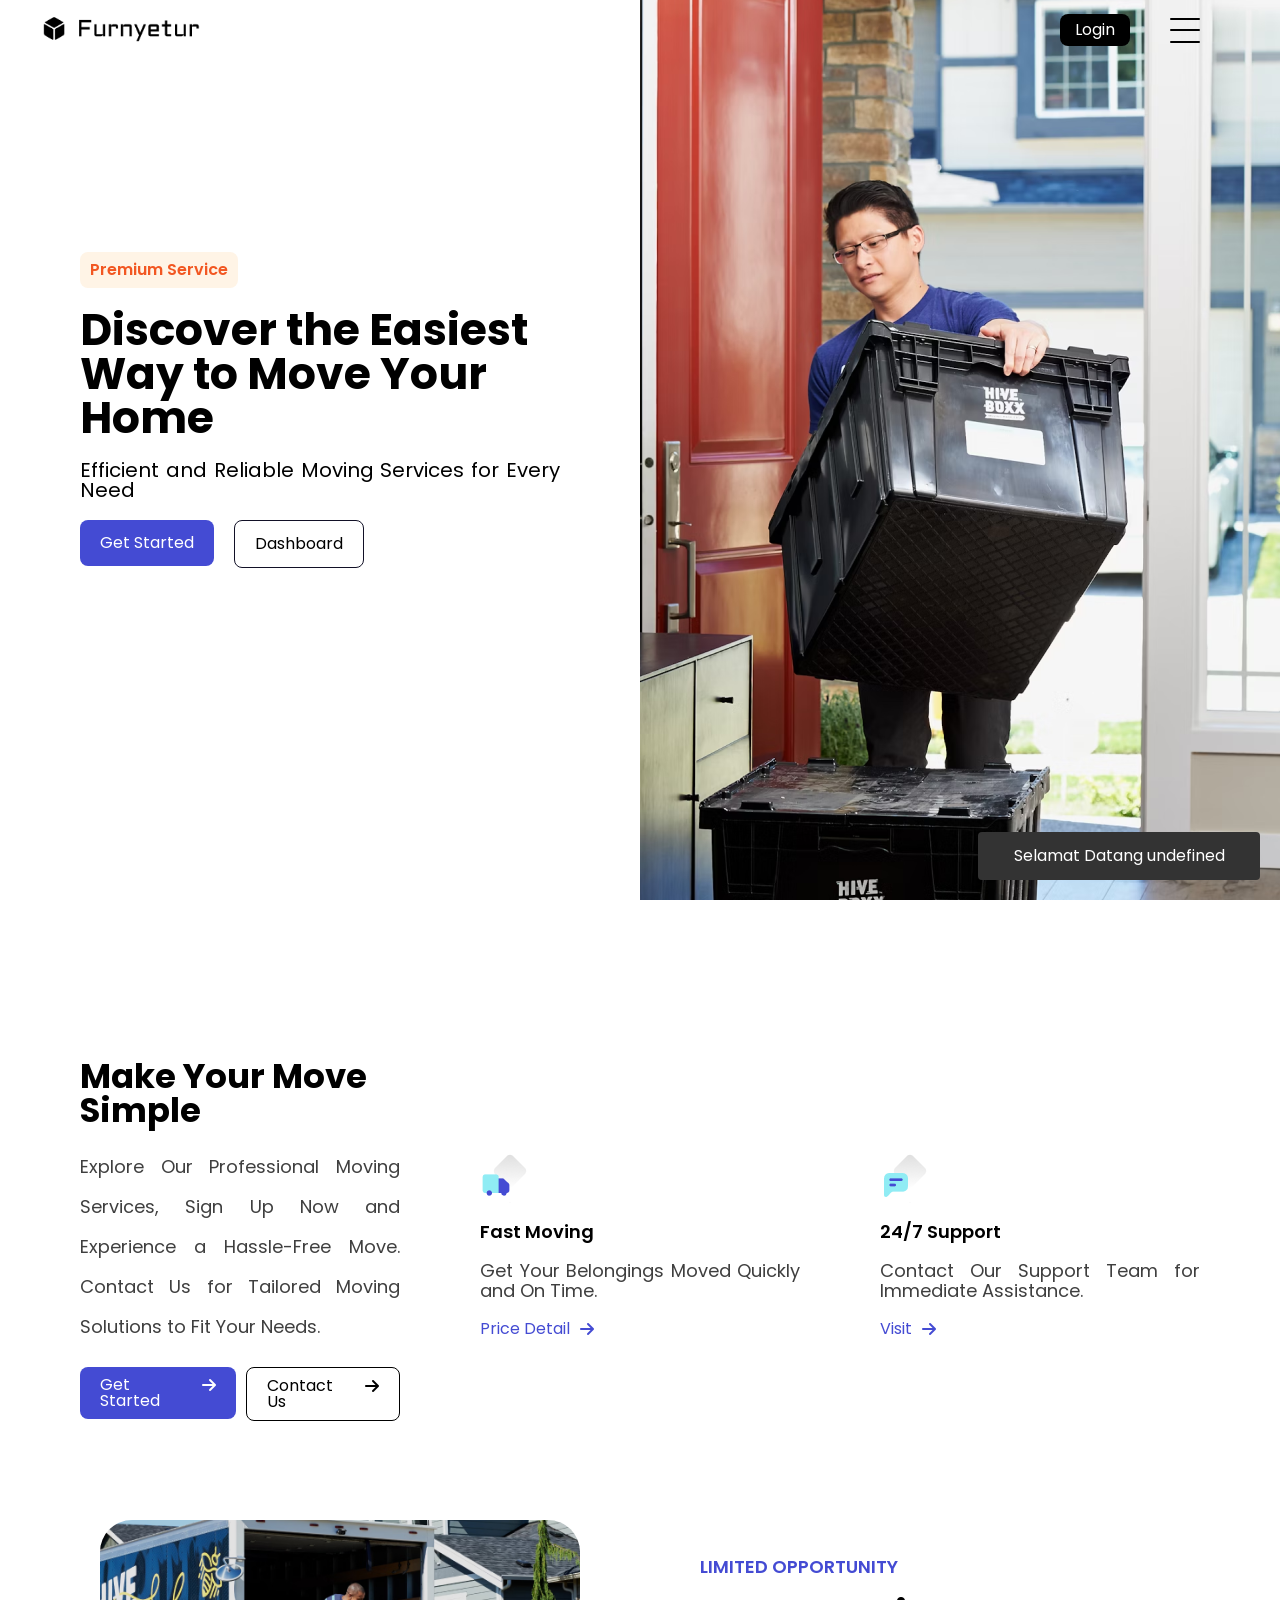
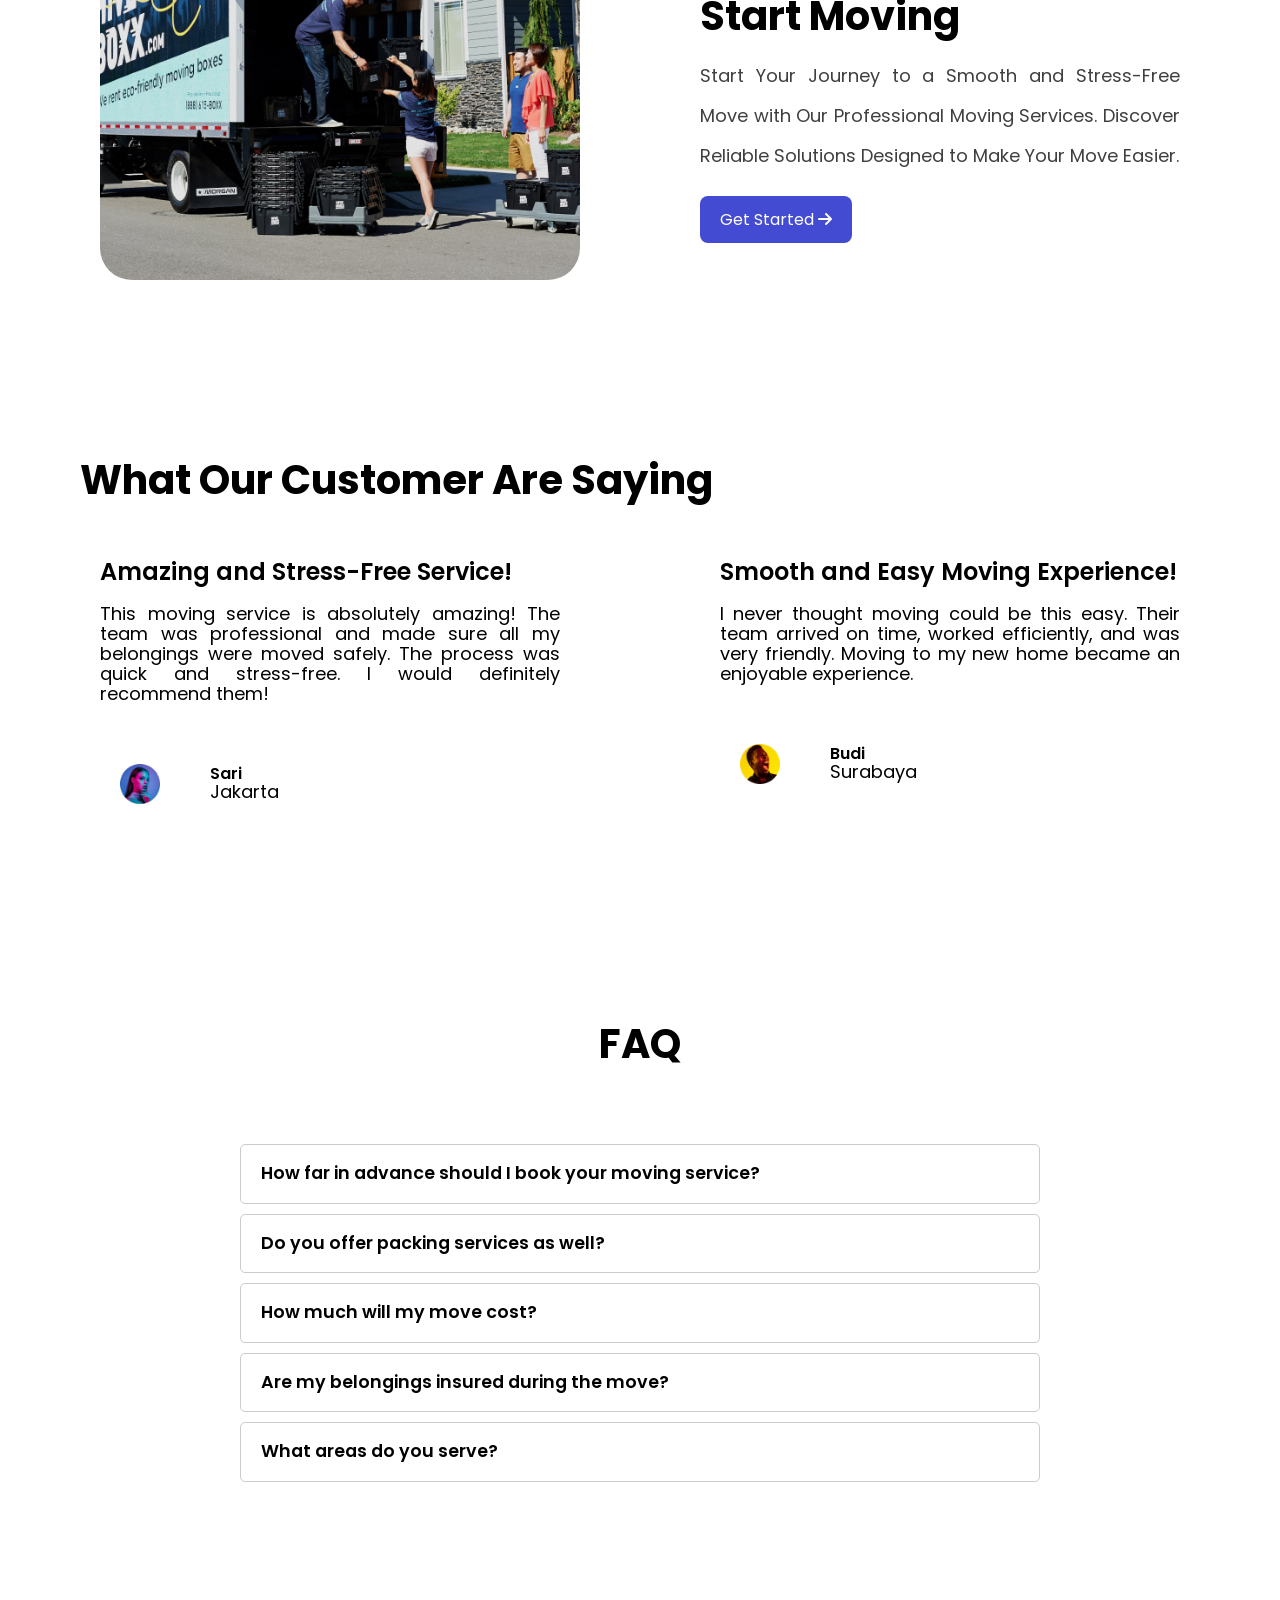
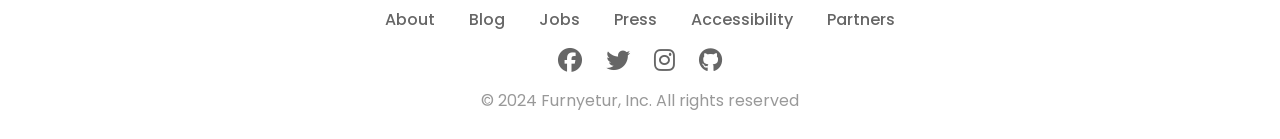
<file: index.html>
<!DOCTYPE html>
<html lang="en">

<head>
    <meta charset="UTF-8" />
    <meta name="viewport" content="width=device-width, initial-scale=1.0" />
    <link rel="preconnect" href="https://fonts.googleapis.com" />
    <link rel="preconnect" href="https://fonts.gstatic.com" crossorigin />
    <link rel="stylesheet" href="./css/reset.css">
    <link rel="stylesheet" href="https://cdnjs.cloudflare.com/ajax/libs/font-awesome/6.6.0/css/all.min.css"
        integrity="sha512-Kc323vGBEqzTmouAECnVceyQqyqdsSiqLQISBL29aUW4U/M7pSPA/gEUZQqv1cwx4OnYxTxve5UMg5GT6L4JJg=="
        crossorigin="anonymous" referrerpolicy="no-referrer" />
    <link
        href="https://fonts.googleapis.com/css2?family=Poppins:ital,wght@0,100;0,200;0,300;0,400;0,500;0,600;0,700;0,800;0,900;1,100;1,200;1,300;1,400;1,500;1,600;1,700;1,800;1,900&display=swap"
        rel="stylesheet" />
    <link rel="stylesheet" href="./css/fonts.css" />
    <link rel="stylesheet" href="./css/index.style.css" />
    <title>Furnyetur</title>
</head>

<body style="overflow-x: hidden;">

    <header>
        <a href="">
            <img src="img/logo.png" alt="Furnyetur Logo">
        </a>

        <div>
            <a href="/login.html">
                <div class="btn-login poppins-regular">Login</div>
            </a>
            <div class="side-menu">
                <span></span>
                <span></span>
                <span></span>
            </div>
        </div>
    </header>

    <section class="hero">
        <div class="hero-content">
            <span class="poppins-semibold">Premium Service</span>
            <h1 class="poppins-bold">Discover the Easiest Way to Move Your Home</h1>
            <h5 class="poppins-regular">Efficient and Reliable Moving Services for Every Need</h5>
            <div class="hero-content-button">
                <a href="">
                    <div class="poppins-regular">Get Started</div>
                </a>
                <a href="/dashboard.html">
                    <div class="poppins-regular">Dashboard</div>
                </a>
            </div>
        </div>
        <div class="hero-img"></div>
    </section>

    <section class="services">
        <div class="service-item">
            <h1 class="poppins-bold">Make Your Move Simple</h1>
            <p class="poppins-regular">Explore Our Professional Moving Services, Sign Up Now and Experience a
                Hassle-Free Move. Contact Us for Tailored Moving Solutions to Fit Your Needs.</p>
            <div>
                <a href="">
                    <div class="poppins-regular">
                        <span>Get Started</span>
                        <i class="fa-solid fa-arrow-right"></i>
                    </div>
                </a>
                <a href="">
                    <div class="poppins-regular">
                        <span>Contact Us</span>
                        <i class="fa-solid fa-arrow-right"></i>
                    </div>
                </a>
            </div>
        </div>
        <div class="service-item">
            <div class="icon"></div>
            <h1 class="poppins-semibold">Fast Moving</h1>
            <p class="poppins-regular">Get Your Belongings Moved Quickly and On Time.</p>
            <div>
                <a href="">
                    <div class="poppins-regular">
                        <span>Price Detail</span>
                        <i class="fa-solid fa-arrow-right"></i>
                    </div>
                </a>
            </div>
        </div>
        <div class="service-item">
            <div class="icon"></div>
            <h1 class="poppins-semibold">24/7 Support</h1>
            <p class="poppins-regular">Contact Our Support Team for Immediate Assistance.</p>
            <div>
                <a href="">
                    <div class="poppins-regular">
                        <span>Visit</span>
                        <i class="fa-solid fa-arrow-right"></i>
                    </div>
                </a>
            </div>
        </div>
    </section>

    <section class="cta">
        <div class="cta-img"></div>
        <div class="cta-content">
            <span class="poppins-semibold">LIMITED OPPORTUNITY</span>
            <h1 class="poppins-bold">Start Moving</h1>
            <p class="poppins-regular">Start Your Journey to a Smooth and Stress-Free Move with Our Professional Moving
                Services. Discover Reliable Solutions Designed to Make Your Move Easier.</p>
            <div>
                <a href="">
                    <div class="poppins-regular">
                        Get Started
                        <i class="fa-solid fa-arrow-right"></i>
                    </div>
                </a>
            </div>
        </div>
    </section>

    <section class="customer">
        <h1 class="poppins-bold">What Our Customer Are Saying</h1>
        <div class="customer-grid">
            <div>
                <h1 class="poppins-semibold">Amazing and Stress-Free Service!</h1>
                <p class="poppins-regular">
                    This moving service is absolutely amazing! The team was professional and made sure all my belongings
                    were moved safely. The process was quick and stress-free. I would definitely recommend them!
                </p>

                <div class="user-avatar">
                    <div class="avatar-1"></div>
                    <div>
                        <h6 class="poppins-semibold">Sari</h6>
                        <p class="poppins-regular">Jakarta</p>
                    </div>
                </div>
            </div>
            <div>
                <h1 class="poppins-semibold">Smooth and Easy Moving Experience!</h1>
                <p class="poppins-regular">
                    I never thought moving could be this easy. Their team arrived on time, worked efficiently, and was
                    very friendly. Moving to my new home became an enjoyable experience.
                </p>

                <div class="user-avatar">
                    <div class="avatar-2"></div>
                    <div>
                        <h6 class="poppins-semibold">Budi</h6>
                        <p class="poppins-regular">Surabaya</p>
                    </div>
                </div>
            </div>
        </div>
    </section>

    <section class="faq">
        <h1 class="poppins-bold">FAQ</h1>
        <div class="accordion">
            <details>
                <summary class="poppins-semibold">How far in advance should I book your moving service?</summary>
                <div class="content poppins-regular">
                    We recommend booking at least 2-4 weeks in advance to ensure availability on your preferred date.
                    However, we do our best to accommodate last-minute requests whenever possible.
                </div>
            </details>
            <details>
                <summary class="poppins-semibold">Do you offer packing services as well?</summary>
                <div class="content poppins-regular">
                    Yes, we offer professional packing services to ensure your belongings are safely prepared for the
                    move.
                </div>
            </details>
            <details>
                <summary class="poppins-semibold">How much will my move cost?</summary>
                <div class="content poppins-regular">
                    The cost of your move depends on several factors, including the distance, size of your move, and any
                    additional services required.
                </div>
            </details>
            <details>
                <summary class="poppins-semibold">Are my belongings insured during the move?</summary>
                <div class="content poppins-regular">
                    Yes, we offer insurance options to protect your belongings during transit.
                </div>
            </details>
            <details>
                <summary class="poppins-semibold">What areas do you serve?</summary>
                <div class="content poppins-regular">
                    We serve a wide range of areas, including both local and long-distance moves. Please contact us to
                    check if we cover your location.
                </div>
            </details>
        </div>
    </section>

    <footer class="footer">
        <div class="footer-links">
            <a href="#" class="poppins-regular">About</a>
            <a href="#" class="poppins-regular">Blog</a>
            <a href="#" class="poppins-regular">Jobs</a>
            <a href="#" class="poppins-regular">Press</a>
            <a href="#" class="poppins-regular">Accessibility</a>
            <a href="#" class="poppins-regular">Partners</a>
        </div>

        <div class="footer-icons">
            <a href="#"><i class="fab fa-facebook"></i></a>
            <a href="#"><i class="fab fa-twitter"></i></a>
            <a href="#"><i class="fab fa-instagram"></i></a>
            <a href="#"><i class="fab fa-github"></i></a>
        </div>

        <div class="footer-bottom poppins-regular">
            &copy; 2024 Furnyetur, Inc. All rights reserved
        </div>
    </footer>

    <div id="toast" class="toast hidden poppins-regular">This is a toast message</div>

    <script src="js/index.js"></script>
</body>

</html>
</file>
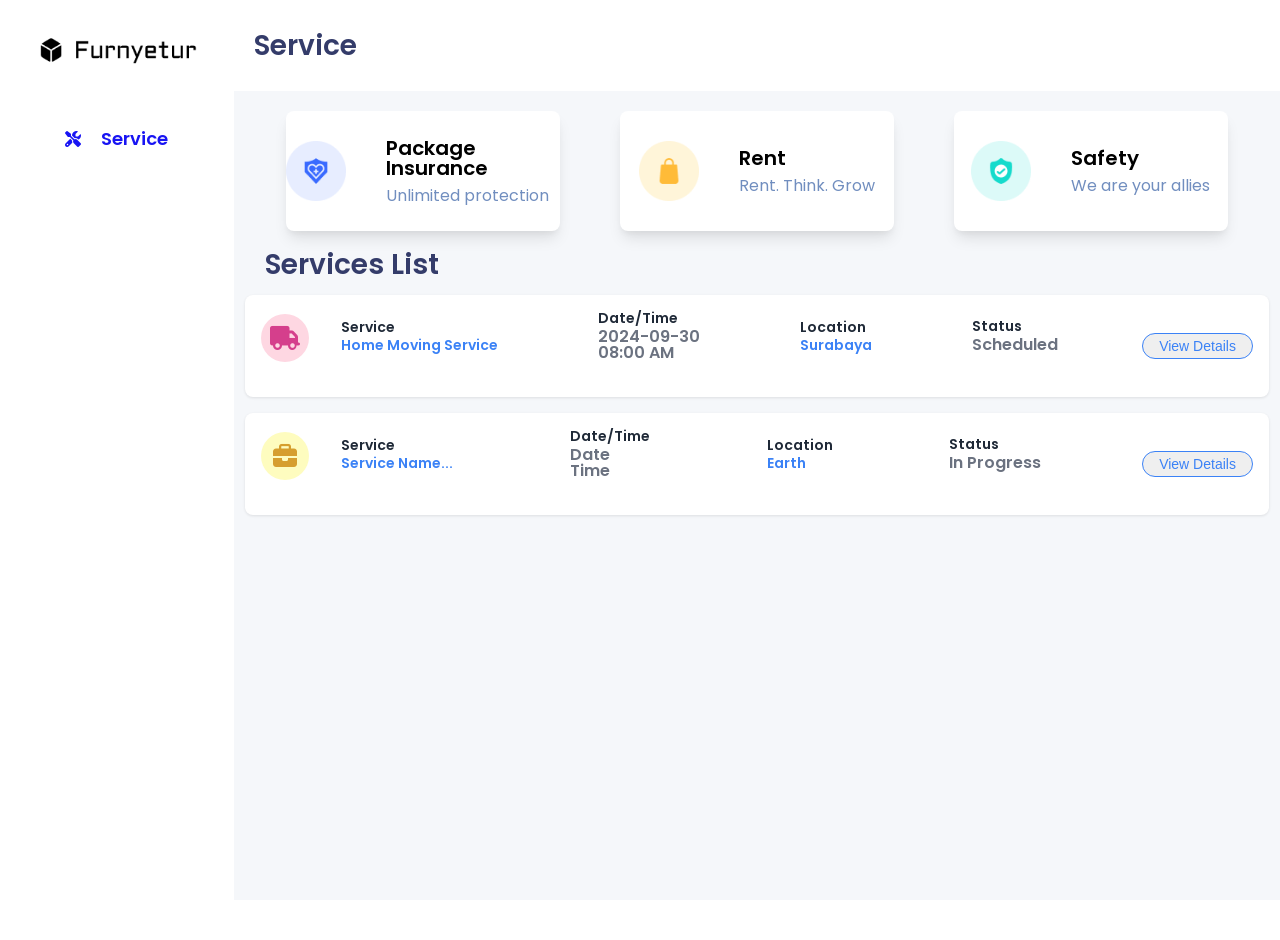
<file: dashboard.html>
<!DOCTYPE html>
<html lang="en">

<head>
    <meta charset="UTF-8">
    <meta name="viewport" content="width=device-width, initial-scale=1.0">
    <link rel="preconnect" href="https://fonts.googleapis.com" />
    <link rel="preconnect" href="https://fonts.gstatic.com" crossorigin />
    <link rel="stylesheet" href="./css/reset.css">
    <link rel="stylesheet" href="https://cdnjs.cloudflare.com/ajax/libs/font-awesome/6.6.0/css/all.min.css"
        integrity="sha512-Kc323vGBEqzTmouAECnVceyQqyqdsSiqLQISBL29aUW4U/M7pSPA/gEUZQqv1cwx4OnYxTxve5UMg5GT6L4JJg=="
        crossorigin="anonymous" referrerpolicy="no-referrer" />
    <link
        href="https://fonts.googleapis.com/css2?family=Poppins:ital,wght@0,100;0,200;0,300;0,400;0,500;0,600;0,700;0,800;0,900;1,100;1,200;1,300;1,400;1,500;1,600;1,700;1,800;1,900&display=swap"
        rel="stylesheet" />
    <link rel="stylesheet" href="./css/fonts.css" />
    <link rel="stylesheet" href="./css/dashboard.style.css" />
    <title>Dashboard</title>
</head>

<body>
    <nav class="sidenav">
        <a href="">
            <img src="img/logo.png" alt="">
        </a>
        <div>
            <i class="fa-solid fa-screwdriver-wrench"></i>
            <p class="poppins-semibold">Service</p>
        </div>
    </nav>
    <section class="dashboard">
        <div class="dashboard-header">
            <h1 class="poppins-semibold">Service</h1>
        </div>
        <div class="dashboard-content">
            <div class="dashboard-top">
                <div class="dashboard-top-item">
                    <img src="/img/insurance.png" style="max-width: 60px; max-height: 60px;" alt="">
                    <div>
                        <h1 class="poppins-semibold" style="font-size: 20px;">Package Insurance</h1>
                        <p class="poppins-regular" style="color: #718EBF; margin-top: 10px;">Unlimited protection</p>
                    </div>
                </div>
                <div class="dashboard-top-item">
                    <img src="/img/rent.png" style="max-width: 60px; max-height: 60px;" alt="">
                    <div>
                        <h1 class="poppins-semibold" style="font-size: 20px;">Rent</h1>
                        <p class="poppins-regular" style="color: #718EBF; margin-top: 10px;">Rent. Think. Grow</p>
                    </div>
                </div>
                <div class="dashboard-top-item">
                    <img src="/img/safety.png" style="max-width: 60px; max-height: 60px;" alt="">
                    <div>
                        <h1 class="poppins-semibold" style="font-size: 20px;">Safety</h1>
                        <p class="poppins-regular" style="color: #718EBF; margin-top: 10px;">We are your allies</p>
                    </div>
                </div>
            </div>
            <div class="dashboard-bottom">
                <div class="services-container poppins-semibold">
                    <h1 class="services-title">Services List</h1>
                    <div class="service-card">
                        <div class="service-icon service-icon-pink">
                            <i class="fas fa-truck"></i>
                        </div>
                        <div class="service-content">
                            <div class="service-label">Service</div>
                            <div class="service-value">Home Moving Service</div>
                        </div>
                        <div class="service-content">
                            <div class="service-label">Date/Time</div>
                            <div class="service-value-gray">2024-09-30<br>08:00 AM</div>
                        </div>
                        <div class="service-content">
                            <div class="service-label">Location</div>
                            <div class="service-value">Surabaya</div>
                        </div>
                        <div class="service-content">
                            <div class="service-label">Status</div>
                            <div class="service-value-gray">Scheduled</div>
                        </div>
                        <div>
                            <button class="service-button">View Details</button>
                        </div>
                    </div>
                    <div class="service-card">
                        <div class="service-icon service-icon-yellow">
                            <i class="fas fa-briefcase"></i>
                        </div>
                        <div class="service-content">
                            <div class="service-label">Service</div>
                            <div class="service-value">Service Name...</div>
                        </div>
                        <div class="service-content">
                            <div class="service-label">Date/Time</div>
                            <div class="service-value-gray">Date<br>Time</div>
                        </div>
                        <div class="service-content">
                            <div class="service-label">Location</div>
                            <div class="service-value">Earth</div>
                        </div>
                        <div class="service-content">
                            <div class="service-label">Status</div>
                            <div class="service-value-gray">In Progress</div>
                        </div>
                        <div>
                            <button class="service-button">View Details</button>
                        </div>
                    </div>
                </div>
            </div>
        </div>
    </section>

    <div class="popup-overlay" id="popupOverlay">
        <div class="popup-box">
            <h2 class="poppins-semibold">Selamat Datang <span id="user"></span></h2>
            <p class="poppins-regular">Selamat datang di dashboard</p>
            <button id="closePopup" class="poppins-regular">Tutup</button>
        </div>
    </div>

    <script src="js/dashboard.js"></script>
</body>

</html>
</file>
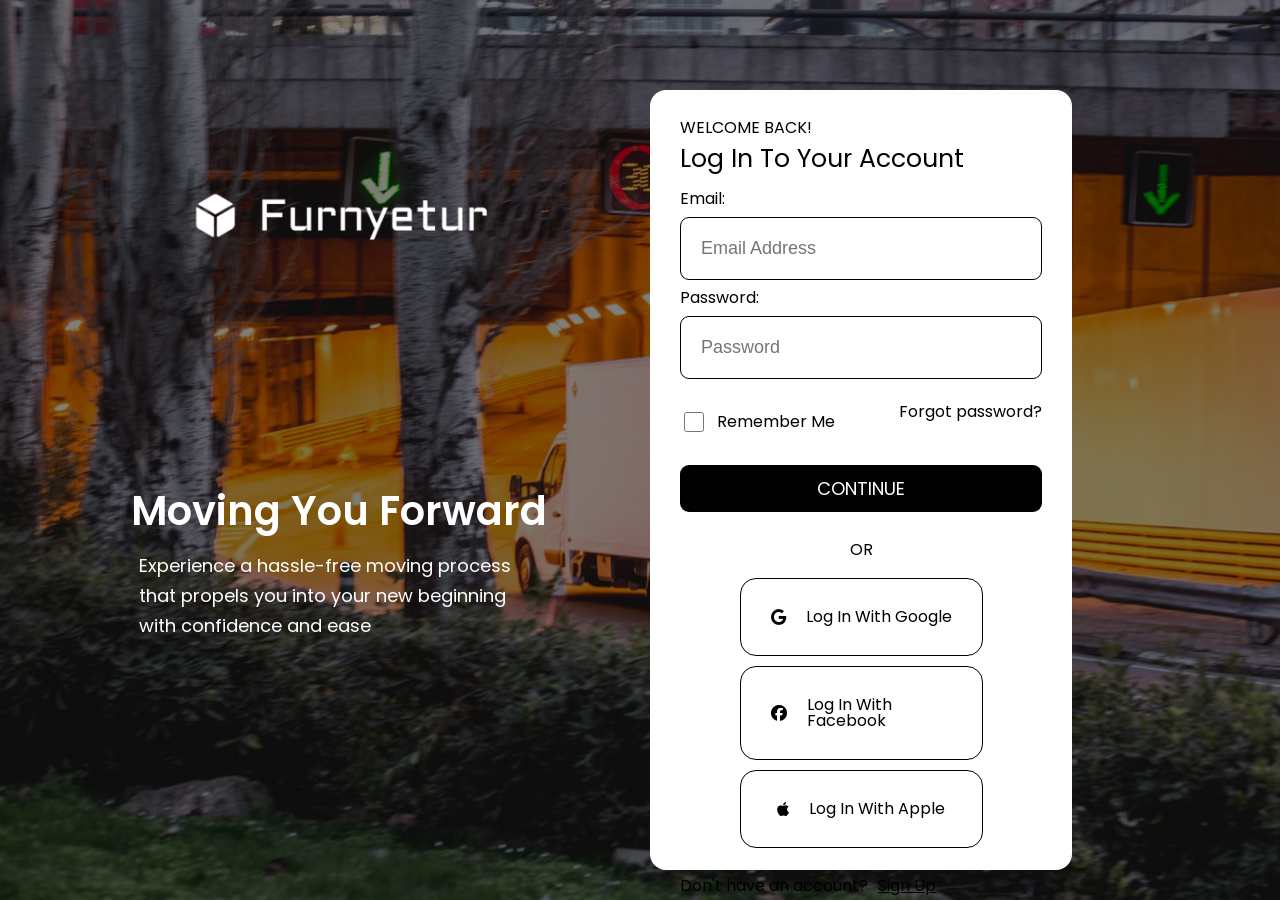
<file: login.html>
<!DOCTYPE html>
<html lang="en">

<head>
    <meta charset="UTF-8">
    <meta name="viewport" content="width=device-width, initial-scale=1.0">
    <link rel="preconnect" href="https://fonts.googleapis.com" />
    <link rel="preconnect" href="https://fonts.gstatic.com" crossorigin />
    <link rel="stylesheet" href="./css/reset.css">
    <link rel="stylesheet" href="https://cdnjs.cloudflare.com/ajax/libs/font-awesome/6.6.0/css/all.min.css"
        integrity="sha512-Kc323vGBEqzTmouAECnVceyQqyqdsSiqLQISBL29aUW4U/M7pSPA/gEUZQqv1cwx4OnYxTxve5UMg5GT6L4JJg=="
        crossorigin="anonymous" referrerpolicy="no-referrer" />
    <link
        href="https://fonts.googleapis.com/css2?family=Poppins:ital,wght@0,100;0,200;0,300;0,400;0,500;0,600;0,700;0,800;0,900;1,100;1,200;1,300;1,400;1,500;1,600;1,700;1,800&display=swap"
        rel="stylesheet" />
    <link rel="stylesheet" href="./css/fonts.css" />
    <link rel="stylesheet" href="./css/login.style.css" />
    <title>Login</title>
</head>

<body>
    <div class="login-container">
        <div class="login-overlay">
            <div class="login-content">
                <img src="./img/logo-light.png" style="max-width: 300px;" alt="">

                <h1 class="poppins-semibold">Moving You Forward</h1>
                <p class="poppins-regular">Experience a hassle-free moving process that propels you into your new
                    beginning with confidence and ease</p>
            </div>
            <div class="login-box">
                <div>
                    <p class="poppins-regular">WELCOME BACK!</p>
                    <h1 class="poppins-regular">Log In To Your Account</h1>
                    <form id="loginForm">
                        <label for="email" class="poppins-regular">Email: </label>
                        <input type="email" id="email" placeholder="Email Address" required>
                        
                        <label for="password" class="poppins-regular">Password: </label>
                        <input type="password" id="password" placeholder="Password" required>
                        
                        <div>
                            <section>
                                <input type="checkbox" name="" id="">
                                <label for="checkbox" class="poppins-regular">Remember Me</label>
                            </section>
                            <a href="" class="poppins-regular" style="color: black !important;">Forgot password?</a>
                        </div>

                        <button type="button" class="poppins-regular">CONTINUE</button>

                        <p class="poppins-regular" style="text-align: center;margin-top: 20px;">OR</p>
                        <a href="">
                            <div class="third-party">
                                <i class="fa-brands fa-google"></i>
                                <span class="poppins-regular">Log In With Google</span>
                            </div>
                        </a>
                        <a href="">
                            <div class="third-party">
                                <i class="fa-brands fa-facebook"></i>
                                <span class="poppins-regular">Log In With Facebook</span>
                            </div>
                        </a>
                        <a href="">
                            <div class="third-party google">
                                <i class="fa-brands fa-apple"></i>
                                <span class="poppins-regular">Log In With Apple</span>
                            </div>
                        </a>
                        <section>
                            <p class="poppins-regular" style="text-align: center; margin: 0 !important;">Don't have an account?</p>
                            <a href="/register.html" class="poppins-regular" style="text-decoration: underline;">Sign Up</a>
                        </section>
                    </form>
                </div>
            </div>
        </div>
    </div>

    <script src="/js/login.js"></script>
</body>

</html>
</file>
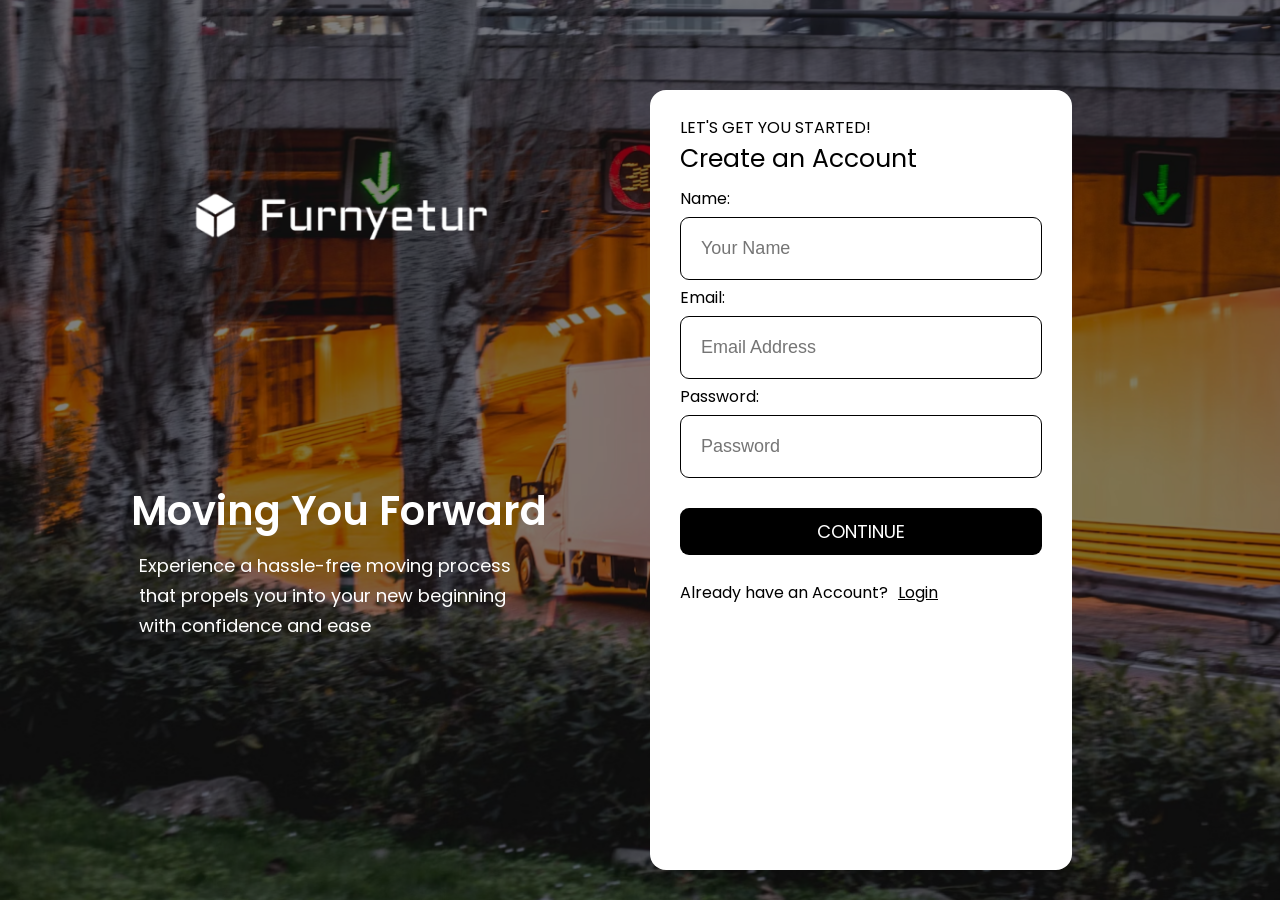
<file: register.html>
<!DOCTYPE html>
<html lang="en">

<head>
    <meta charset="UTF-8">
    <meta name="viewport" content="width=device-width, initial-scale=1.0">
    <link rel="preconnect" href="https://fonts.googleapis.com" />
    <link rel="preconnect" href="https://fonts.gstatic.com" crossorigin />
    <link rel="stylesheet" href="./css/reset.css">
    <link rel="stylesheet" href="https://cdnjs.cloudflare.com/ajax/libs/font-awesome/6.6.0/css/all.min.css"
        integrity="sha512-Kc323vGBEqzTmouAECnVceyQqyqdsSiqLQISBL29aUW4U/M7pSPA/gEUZQqv1cwx4OnYxTxve5UMg5GT6L4JJg=="
        crossorigin="anonymous" referrerpolicy="no-referrer" />
    <link
        href="https://fonts.googleapis.com/css2?family=Poppins:ital,wght@0,100;0,200;0,300;0,400;0,500;0,600;0,700;0,800;0,900;1,100;1,200;1,300;1,400;1,500;1,600;1,700;1,800;1,900&display=swap"
        rel="stylesheet" />
    <link rel="stylesheet" href="./css/fonts.css" />
    <link rel="stylesheet" href="./css/register.style.css" />
    <title>Register</title>
</head>

<body>
    <div class="register-container">
        <div class="register-overlay">
            <div class="register-content">
                <img src="./img/logo-light.png" style="max-width: 300px;" alt="">

                <h1 class="poppins-semibold">Moving You Forward</h1>
                <p class="poppins-regular">Experience a hassle-free moving process that propels you into your new
                    beginning with confidence and ease</p>
            </div>
            <div class="register-box">
                <div>
                    <p class="poppins-regular">LET'S GET YOU STARTED!</p>
                    <h1 class="poppins-regular">Create an Account</h1>
                    <form action="">
                        <label for="Name" class="poppins-regular">Name: </label>
                        <input type="Name" placeholder="Your Name">
                        <label for="email" class="poppins-regular">Email: </label>
                        <input type="email" placeholder="Email Address">
                        <label for="password" class="poppins-regular">Password: </label>
                        <input type="password" placeholder="Password">
                        <button class="poppins-regular">CONTINUE</button>
                        <section>
                            <p class="poppins-regular" style="text-align: center; margin: 0 !important;">Already have an Account?</p>
                            <a href="" class="poppins-regular" style="text-decoration: underline;">Login</a>
                        </section>
                    </form>
                </div>
            </div>
        </div>
    </div>
</body>

</html>
</file>
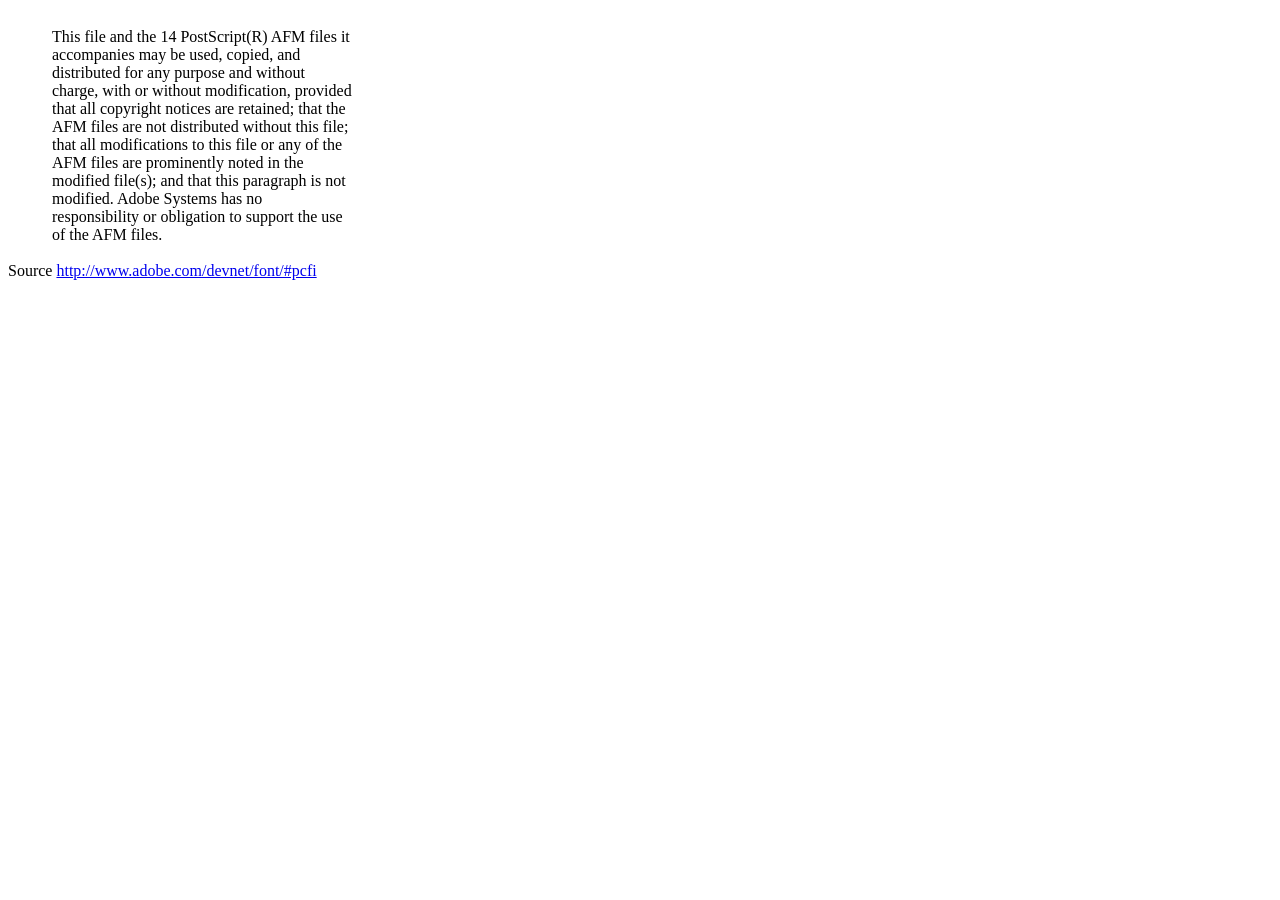
<file: dompdf/vendor/dompdf/dompdf/lib/fonts/mustRead.html>
<html>
	<head>
		<meta http-equiv="content-type" content="text/html;charset=iso-8859-1">
		<meta name="generator" content="Adobe GoLive 4">
		<title>Core 14 AFM Files - ReadMe</title>
	</head>
	<body bgcolor="white">
		<font color="white">or</font>
		<table border="0" cellpadding="0" cellspacing="2">
			<tr>
				<td width="40"></td>
				<td width="300">This file and the 14 PostScript(R) AFM files it accompanies may be used, copied, and distributed for any purpose and without charge, with or without modification, provided that all copyright notices are retained; that the AFM files are not distributed without this file; that all modifications to this file or any of the AFM files are prominently noted in the modified file(s); and that this paragraph is not modified. Adobe Systems has no responsibility or obligation to support the use of the AFM files. <font color="white">Col</font></td>
			</tr>
		</table>
		<p>Source <a href="http://www.adobe.com/devnet/font/#pcfi">http://www.adobe.com/devnet/font/#pcfi</a></p>
</body>
</html>
</file>
<file: css/fonts.css>
.poppins-thin {
    font-family: "Poppins", system-ui;
    font-weight: 100;
    font-style: normal;
}

.poppins-extralight {
    font-family: "Poppins", system-ui;
    font-weight: 200;
    font-style: normal;
}

.poppins-light {
    font-family: "Poppins", system-ui;
    font-weight: 300;
    font-style: normal;
}

.poppins-regular {
    font-family: "Poppins", system-ui;
    font-weight: 400;
    font-style: normal;
}

.poppins-medium {
    font-family: "Poppins", system-ui;
    font-weight: 500;
    font-style: normal;
}

.poppins-semibold {
    font-family: "Poppins", system-ui;
    font-weight: 600;
    font-style: normal;
}

.poppins-bold {
    font-family: "Poppins", system-ui;
    font-weight: 700;
    font-style: normal;
}

.poppins-extrabold {
    font-family: "Poppins", system-ui;
    font-weight: 800;
    font-style: normal;
}

.poppins-black {
    font-family: "Poppins", system-ui;
    font-weight: 900;
    font-style: normal;
}

.poppins-thin-italic {
    font-family: "Poppins", system-ui;
    font-weight: 100;
    font-style: italic;
}

.poppins-extralight-italic {
    font-family: "Poppins", system-ui;
    font-weight: 200;
    font-style: italic;
}

.poppins-light-italic {
    font-family: "Poppins", system-ui;
    font-weight: 300;
    font-style: italic;
}

.poppins-regular-italic {
    font-family: "Poppins", system-ui;
    font-weight: 400;
    font-style: italic;
}

.poppins-medium-italic {
    font-family: "Poppins", system-ui;
    font-weight: 500;
    font-style: italic;
}

.poppins-semibold-italic {
    font-family: "Poppins", system-ui;
    font-weight: 600;
    font-style: italic;
}

.poppins-bold-italic {
    font-family: "Poppins", system-ui;
    font-weight: 700;
    font-style: italic;
}

.poppins-extrabold-italic {
    font-family: "Poppins", system-ui;
    font-weight: 800;
    font-style: italic;
}

.poppins-black-italic {
    font-family: "Poppins", system-ui;
    font-weight: 900;
    font-style: italic;
}
</file>
<file: css/index.style.css>
header {
    position: fixed;
    padding: 10px 0;
    width: 100vw;
    height: 40px;
    display: flex;
    justify-content: space-between;
    align-items: center;
    transition: all 0.4s ease-in-out;
}

header a:first-child {
    margin-left: 40px;
}

header img {
    max-width: 160px;
}

header div {
    margin-right: 40px;
    display: flex;
    align-items: center;
}

.btn-login {
    padding: 8px 15px;
    background: black;
    border-radius: 0.5em;
    color: white;
}

.side-menu {
    position: relative;
    width: 30px;
    height: 30px;
}

.side-menu span:nth-child(1) {
    position: absolute;
    width: 100%;
    height: 2px;
    top: 10%;
    left: 50%;
    transform: translate(-50%, 0);
    background: black;
    border-radius: 0.5em;
}

.side-menu span:nth-child(2) {
    position: absolute;
    width: 100%;
    height: 2px;
    top: 48%;
    left: 50%;
    transform: translate(-50%, 0);
    background: black;
    border-radius: 0.5em;
}

.side-menu span:nth-child(3) {
    position: absolute;
    width: 100%;
    height: 2px;
    top: 85%;
    left: 50%;
    transform: translate(-50%, 0);
    background: black;
    border-radius: 0.5em;
}

.hero {
    width: 100vw;
    height: 100vh;
    display: grid;
    grid-template-columns: repeat(2, 1fr);
    grid-template-rows: 1fr;
    grid-column-gap: 0px;
    grid-row-gap: 0px;
}

.hero-content {
    background: white;
    grid-area: 1 / 1 / 2 / 2;
    display: flex;
    flex-direction: column;
    justify-content: center;
    gap: 20px;
    margin-top: -80px;
    padding: 0 80px;
}

.hero-content span {
    font-size: 16px;
    width: fit-content;
    padding: 10px;
    background: #FFF4E6;
    color: #F25722;
    border-radius: 0.5em;
}

.hero-content h1 {
    font-size: 44px;
    text-align: left;
}

.hero-content h5 {
    font-size: 20px;
    text-align: justify;
}

.hero-img {
    grid-area: 1 / 2 / 2 / 3;
    height: 100%;
    background: url('/img/img-hero.png');
    background-size: cover;
    background-position: top;
    background-repeat: no-repeat;
}

.hero-content-button {
    display: flex;
    gap: 20px;
}


.hero-content-button a:nth-child(1) div {
    padding: 15px 20px;
    background: #444BD3;
    border-radius: 0.5em;
    color: white;
}

.hero-content-button a:nth-child(2) div {
    padding: 15px 20px;
    border: 1px solid rgba(18, 17, 39, 12);
    border-radius: 0.5em;
    color: black;
}

.services {
    margin-top: 120px;
    height: 400px;
    display: grid;
    grid-template-columns: repeat(3, 1fr);
    grid-template-rows: 1fr;
    grid-column-gap: 80px;
    grid-row-gap: 0px;
    align-items: center;
    padding: 20px 80px;
}

.service-item:nth-child(1) {
    grid-area: 1 / 1 / 2 / 2;
}

.service-item:nth-child(1) h1 {
    font-size: 34px;
}

.service-item:nth-child(1) p {
    margin-top: 20px;
    color: rgb(63, 63, 63);
    font-size: 18px;
    line-height: 40px;
    text-align: justify;
}

.service-item:nth-child(1) div {
    display: flex;
    gap: 10px;
    margin-top: 10px;
}

.service-item:nth-child(1) div a:nth-child(1) div {
    padding: 10px 20px;
    background: #444BD3;
    border-radius: 0.5em;
    color: white;
}

.service-item:nth-child(1) div a:nth-child(2) div {
    padding: 10px 20px;
    border: 1px solid black;
    border-radius: 0.5em;
    color: black;
}

.service-item:nth-child(2) {
    grid-area: 1 / 2 / 2 / 3;
}

.service-item:nth-child(2) .icon {
    width: 50px;
    height: 50px;
    background: url('/img/truck-icon.png');
    margin-bottom: 20px;
}

.service-item:nth-child(2) div {
    display: flex;
    align-items: center;
    gap: 10px;
    margin-top: 10px;
}

.service-item:nth-child(2) h1 {
    font-size: 18px;
}

.service-item:nth-child(2) p {
    margin-top: 20px;
    color: rgb(63, 63, 63);
    font-size: 18px;
    line-height: 20px;
    text-align: justify;
}

.service-item:nth-child(2) div a:nth-child(1) div {
    color: #444BD3;
    border-radius: 0.5em;
}

.service-item:nth-child(3) {
    grid-area: 1 / 3 / 2 / 4;
}

.service-item:nth-child(3) .icon {
    width: 50px;
    height: 50px;
    background: url('/img/customer-service.png');
    margin-bottom: 20px;
}

.service-item:nth-child(3) div {
    display: flex;
    align-items: center;
    gap: 10px;
    margin-top: 10px;
}

.service-item:nth-child(3) h1 {
    font-size: 18px;
}

.service-item:nth-child(3) p {
    margin-top: 20px;
    color: rgb(63, 63, 63);
    font-size: 18px;
    line-height: 20px;
    text-align: justify;
}

.service-item:nth-child(3) div a:nth-child(1) div {
    color: #444BD3;
    border-radius: 0.5em;
}

.cta {
    height: 400px;
    display: grid;
    grid-template-columns: repeat(2, 1fr);
    grid-template-rows: 1fr;
    grid-column-gap: 80px;
    grid-row-gap: 0px;
    padding: 40px 80px;
}

.cta-img {
    margin: 20px;
    background: url('/img/img1.png');
    background-size: cover;
    border-radius: 2em;
}

.cta-content {
    margin: 20px;
    display: flex;
    flex-direction: column;
    justify-content: center;
}

.cta-content span {
    font-size: 18px;
    color: #444BD3;
    margin-bottom: 20px;
}

.cta-content h1 {
    font-size: 40px;
    margin-bottom: 20px;
}

.cta-content p {
    font-size: 18px;
    color: rgb(63, 63, 63);
    line-height: 40px;
    margin-bottom: 20px;
    text-align: justify;
}

.cta-content div a div {
    width: fit-content;
    padding: 15px 20px;
    background: #444BD3;
    border-radius: 0.5em;
    color: white;
}

.customer {
    margin-top: 80px;
    padding: 40px 80px;
}

.customer h1:first-child {
    font-size: 40px;
}

.customer-grid {
    margin-top: 40px;
    height: auto;
    display: grid;
    grid-template-columns: repeat(2, 1fr);
    grid-template-rows: 1fr;
    grid-column-gap: 120px;
    grid-row-gap: 0px;
}

.customer-grid div:nth-child(1) {
    grid-area: 1 / 1 / 2 / 2;
    margin: 20px;
}

.customer-grid div:nth-child(1) h1 {
    font-size: 24px;
    margin-bottom: 20px;
}

.customer-grid div:nth-child(1) p {
    font-size: 18px;
    line-height: 20px;
    text-align: justify;
}

.user-avatar {
    margin-top: 40px;
    display: flex;
    align-items: center;
    gap: 10px;
}

.user-avatar .avatar-1 {
    width: 40px;
    height: 40px;
    background: url('/img/user1.png');
    background-size: cover;
}

.customer-grid div:nth-child(2) {
    grid-area: 1 / 2 / 2 / 3;
    margin: 20px;
}

.customer-grid div:nth-child(2) h1 {
    font-size: 24px;
    margin-bottom: 20px;
}

.customer-grid div:nth-child(2) p {
    font-size: 18px;
    line-height: 20px;
    text-align: justify;
}

.user-avatar .avatar-2 {
    width: 40px;
    height: 40px;
    background: url('/img/user2.png');
    background-size: cover;
}

.faq {
    margin-top: 120px;
    padding: 20px 80px;
}

.faq h1 {
    font-size: 40px;
    text-align: center;
}

.accordion {
    max-width: 800px;
    margin: 80px auto;
}

details {
    border: 1px solid #ccc;
    border-radius: 5px;
    margin-bottom: 10px;
    padding: 10px;
    background-color: #fff;
}

summary {
    font-weight: 600;
    font-size: 1.1em;
    cursor: pointer;
    padding: 10px;
    list-style: none;
}

summary:hover {
    background-color: #f4f4f4;
}

details[open] summary {
    border-bottom: 1px solid #ccc;
    margin-bottom: 10px;
}

.content {
    font-size: 0.9em;
    line-height: 1.6;
    color: #666;
    padding: 10px 0;
}

.footer {
    padding: 30px 20px;
    text-align: center;
}

.footer-links {
    margin-bottom: 20px;
}

.footer-links a {
    color: #666;
    margin: 0 15px;
    text-decoration: none;
    font-weight: 500;
}

.footer-icons a {
    color: #666;
    margin: 0 10px;
    font-size: 1.5em;
    text-decoration: none;
}

.footer-icons a:hover {
    color: #000;
}

.footer-bottom {
    margin-top: 20px;
    color: #999;
}

.toast {
    position: fixed;
    bottom: 20px;
    right: 20px;
    min-width: 250px;
    padding: 16px;
    background-color: #333;
    color: white;
    text-align: center;
    border-radius: 4px;
    opacity: 0;
    visibility: hidden;
    transition: opacity 0.5s, visibility 0.5s;
}

.toast.show {
    opacity: 1;
    visibility: visible;
}

.toast.hidden {
    opacity: 0;
    visibility: hidden;
}


@media (max-width: 1080px) {
    .hero {
        grid-template-columns: 1fr;
        grid-template-rows: 1fr;
    }

    .hero-content {
        display: flex;
        flex-direction: column;
        justify-content: center;
        align-items: center;
    }

    .hero-content h1 {
        font-size: 44px;
        text-align: center;
    }

    .hero-img {
        display: none;
    }

    .services {
        height: auto;
        grid-template-columns: 1fr;
        grid-template-rows: repeat(3, 1fr);
    }

    .service-item:nth-child(1) {
        grid-area: 1 / 1 / 2 / 2;
    }

    .service-item:nth-child(2) {
        grid-area: 2 / 1 / 3 / 2;
    }

    .service-item:nth-child(3) {
        grid-area: 3 / 1 / 4 / 2;
    }

    .cta {
        height: auto;
        grid-template-columns: 1fr;
        padding: 40px 60px;
    }

    .cta-img {
        display: none;
    }

    .customer-grid {
        grid-template-columns: 1fr;
        grid-template-rows: repeat(2, 1fr);
        grid-row-gap: 20px;
    }

    .customer-grid div:nth-child(1) {
        grid-area: 1 / 1 / 2 / 2;
        margin: 0;
    }

    .customer-grid div:nth-child(2) {
        grid-area: 2 / 1 / 3 / 2;
        margin: 0;
    }
}
</file>
<file: css/dashboard.style.css>
body {
  display: flex;
  overflow: hidden;
}

.sidenav {
  width: 200px;
  height: 100vh;
  padding: 20px;
}

.sidenav a {
  height: 60px;
  display: flex;
  align-items: center;
  justify-content: center;
}

.sidenav img {
  max-width: 160px;
}

.sidenav div {
  margin-top: 50px;
  display: flex;
  align-items: center;
  justify-content: center;
  gap: 20px;
  color: #1814f3;
}

.sidenav div p {
  font-size: 18px;
  text-align: center;
}

.dashboard {
  width: calc(100vw - 200px);
  height: 100vh;
  display: flex;
  align-items: center;
  justify-content: center;
  flex-direction: column;
  background: white;
}

.dashboard-header {
  width: 100%;
  height: 60px;
  display: flex;
  align-items: center;
  margin: 20px;
}

.dashboard-header h1 {
  font-size: 28px;
  color: #343c6a;
  margin-left: 20px;
}

.dashboard-content {
  width: 100%;
  height: 100%;
  background: #f5f7fa;
  padding: 20px 0;
}

.dashboard-top {
  height: 120px;
  width: 90%;
  display: grid;
  grid-template-columns: repeat(3, 1fr);
  grid-template-rows: 1fr;
  grid-column-gap: 60px;
  grid-row-gap: 20px;
  margin: 0 auto;
}

.dashboard-top-item:nth-child(1) {
  grid-area: 1 / 1 / 2 / 2;
  background: white;
  border-radius: 0.5em;
  box-shadow: 0 10px 15px -3px rgba(0, 0, 0, 0.1),
    0 4px 6px -2px rgba(0, 0, 0, 0.05);
  display: flex;
  justify-content: center;
  align-items: center;
  gap: 40px;
}

.dashboard-top-item:nth-child(2) {
  grid-area: 1 / 2 / 2 / 3;
  background: white;
  border-radius: 0.5em;
  box-shadow: 0 10px 15px -3px rgba(0, 0, 0, 0.1),
    0 4px 6px -2px rgba(0, 0, 0, 0.05);
  display: flex;
  justify-content: center;
  align-items: center;
  gap: 40px;
}

.dashboard-top-item:nth-child(3) {
  grid-area: 1 / 3 / 2 / 4;
  background: white;
  border-radius: 0.5em;
  box-shadow: 0 10px 15px -3px rgba(0, 0, 0, 0.1),
    0 4px 6px -2px rgba(0, 0, 0, 0.05);
  display: flex;
  justify-content: center;
  align-items: center;
  gap: 40px;
}

.dashboard-bottom h1 {
  font-size: 28px;
  color: #343c6a;
  margin-left: 20px;
  margin-top: 20px;
}

.service {
  display: flex;
  align-items: center;
  border: 1px solid #eee;
  padding: 1rem;
  margin-bottom: 1rem;
  border-radius: 5px;
}

.service-icon {
  width: 40px;
  height: 40px;
  margin-right: 1rem;
}

.service-details {
  flex-grow: 1;
}

.detail-row {
  display: flex;
  justify-content: space-between;
  margin-bottom: 0.5rem;
}

.detail-label {
  font-weight: bold;
}

.view-details-button {
  background-color: #5c6ac4;
  color: white;
  border: none;
  padding: 0.5rem 1rem;
  border-radius: 5px;
  cursor: pointer;
}

.services-container {
  max-width: 1024px;
  margin: 0 auto;
}
.services-title {
  font-size: 1.25rem;
  font-weight: 600;
  color: #1f2937;
  margin-bottom: 16px;
}
.service-card {
  background-color: #ffffff;
  border-radius: 0.5rem;
  box-shadow: 0 1px 3px rgba(0, 0, 0, 0.1);
  padding: 16px;
  margin-bottom: 16px;
  display: flex;
  align-items: center;
  flex-wrap: wrap;
}
.service-icon {
  width: 48px;
  height: 48px;
  border-radius: 50%;
  display: flex;
  align-items: center;
  justify-content: center;
  margin-bottom: 16px;
}
.service-icon-pink {
  background-color: #fed7e2;
}
.service-icon-yellow {
  background-color: #fefcbf;
}
.service-icon i {
  font-size: 1.5rem;
}
.service-icon-pink i {
  color: #d53f8c;
}
.service-icon-yellow i {
  color: #d69e2e;
}
.service-content {
  margin-left: 16px;
  flex-grow: 1;
  min-width: 150px;
  margin-bottom: 16px;
}
.service-content div {
  margin-bottom: 4px;
}
.service-label {
  font-size: 0.875rem;
  font-weight: 600;
  color: #1f2937;
}
.service-value {
  font-size: 0.875rem;
  color: #3b82f6;
}
.service-value-gray {
  color: #6b7280;
}
.service-button {
  color: #3b82f6;
  border: 1px solid #3b82f6;
  border-radius: 9999px;
  padding: 4px 16px;
  font-size: 0.875rem;
  cursor: pointer;
  margin-left: auto;
}

/* Background overlay */
.popup-overlay {
  position: fixed;
  top: 0;
  left: 0;
  width: 100%;
  height: 100%;
  background: rgba(0, 0, 0, 0.5);
  display: none; /* Hidden by default */
  justify-content: center;
  align-items: center;
  z-index: 9999;
}

/* Popup box */
.popup-box {
  background-color: #fff;
  padding: 20px;
  border-radius: 8px;
  box-shadow: 0 5px 15px rgba(0, 0, 0, 0.3);
  text-align: center;
  max-width: 400px;
  width: 100%;
}

.popup-box h2 {
  font-size: 24px;
  margin-bottom: 15px;
}

.popup-box p {
  font-size: 16px;
  margin-bottom: 20px;
}

.popup-box button {
  background-color: #3498db;
  color: white;
  padding: 10px 20px;
  border: none;
  border-radius: 5px;
  cursor: pointer;
}

.popup-box button:hover {
  background-color: #2980b9;
}
.form-container {
  background: #fff;
  padding: 40px;
  border-radius: 10px;
  box-shadow: 0 4px 8px rgba(0, 0, 0, 0.1);
  width: 100%;
  max-width: 500px;
  margin: 0 auto; /* Center the form */
}

h2 {
  font-weight: 700;
  margin-bottom: 25px;
  color: #007bff; /* Changed color for better visibility */
  text-align: center;
}

.form-group {
  margin-bottom: 20px;
}

label {
  display: block;
  font-weight: 600;
  margin-bottom: 8px;
  color: #333;
}

input,
select {
  /* width: 100%; */
  padding: 15px; /* Increased padding for larger input fields */
  border: 1px solid #ccc;
  border-radius: 5px;
  font-size: 16px; /* Increased font size for better readability */
  color: #333;
  transition: border-color 0.3s, box-shadow 0.3s; /* Smooth transition */
}

input:focus,
select:focus {
  outline: none;
  border-color: #007bff;
  box-shadow: 0 0 5px rgba(0, 123, 255, 0.25);
}

.btn-submit {
  width: 100%;
  background-color: #007bff;
  color: #fff;
  border: none;
  padding: 15px; /* Increased padding for the button */
  font-size: 18px;
  border-radius: 5px;
  cursor: pointer;
  transition: background-color 0.3s, transform 0.2s; /* Added transform for button effect */
}

.btn-submit:hover {
  background-color: #0056b3;
  transform: translateY(-2px); /* Slight lift effect */
}

.btn-submit:active {
  transform: translateY(0); /* Reset on click */
}

table {
  width: 100%;
  border-collapse: collapse;
  margin-top: 20px;
  background-color: #fff;
  box-shadow: 0 2px 5px rgba(0, 0, 0, 0.1);
}

table th,
table td {
  padding: 12px 15px;
  text-align: left;
  border: 1px solid #ddd;
}

table th {
  background-color: #007bff;
  color: #fff;
  text-transform: uppercase;
  font-size: 14px;
}

table tr:nth-child(even) {
  background-color: #f2f2f2;
}

table tr:hover {
  background-color: #f1f1f1;
}

table td a {
  color: #007bff;
  text-decoration: none;
  margin-right: 10px;
}

table td a:hover {
  text-decoration: underline;
}

table td form {
  display: inline;
}

table td form button {
  background-color: #ff4d4d;
  color: #fff;
  border: none;
  border-radius: 5px;
  padding: 5px 10px;
  font-size: 14px;
  cursor: pointer;
  transition: background-color 0.3s ease;
}

table td form button:hover {
  background-color: #d32f2f;
}
@media (max-width: 1080px) {
  .sidenav {
    display: none;
  }

  .dashboard {
    width: 100vw;
  }

  .dashboard-top {
    height: auto;
    width: 90%;
    grid-template-columns: 1fr;
    grid-template-rows: repeat(3, 1fr);
  }

  .dashboard-top-item:nth-child(1) {
    grid-area: 1 / 1 / 2 / 2;
    padding: 20px;
  }

  .dashboard-top-item:nth-child(2) {
    grid-area: 2 / 1 / 3 / 2;
    padding: 20px;
  }

  .dashboard-top-item:nth-child(3) {
    grid-area: 3 / 1 / 4 / 2;
    padding: 20px;
  }

  .service-card {
    flex-wrap: nowrap;
  }
  .service-icon {
    margin-bottom: 0;
  }
  .service-content {
    margin-bottom: 0;
  }
}
</file>
<file: css/login.style.css>
.login-container {
    width: 100vw;
    height: 100vh;
    background: url('/img/img2.png');
    position: relative;
    background-size: cover;
}

.login-container::before {
    content: '';
    position: absolute;
    width: 100%;
    height: 100%;
    background: rgba(0, 0, 0, 0.5);
}

.login-overlay {
    position: absolute;
    width: 80%;
    height: 80%;
    top: 50%;
    left: 50%;
    transform: translate(-50%, -50%);
    display: flex;
    justify-content: center;
    align-items: center;
    gap: 20px;
}

.login-content {
    width: 50%;
    height: 100%;
    display: flex;
    flex-direction: column;
    align-items: center;
}

.login-content img {
    margin-top: 100px;
}

.login-content h1 {
    margin-top: 250px;
    font-size: 40px;
    color: white;
}

.login-content p {
    margin-top: 20px;
    max-width: 400px;
    font-size: 18px;
    line-height: 30px;
    color: white;
}

.login-box {
    width: 50%;
    height: 100%;
    padding: 80px;
}

.login-box div:first-child {
    height: 100%;
    background: white;
    border-radius: 1em;
    padding: 30px;
}

.login-box p {
    font-size: 16px;
    color: black;
    margin-bottom: 10px;
}

.login-box h1 {
    font-size: 25px;
    color: black;
}

.login-box form {
    display: flex;
    flex-direction: column;
    gap: 10px;
    margin-top: 20px;
}

.login-box input {
    padding: 20px;
    border: 1px solid black;
    border-radius: 0.5em;
    font-size: 18px;
    color: black;
}

.login-box div:first-child div {
    display: flex;
    justify-content: space-between;
    align-items: center;
}

.login-box div:first-child form section {
    margin-top: 20px;
    display: flex;
    align-items: center;
    gap: 10px;
}

.login-box div:first-child form section a {
    font-size: 16px;
    color: black;
    text-align: right;
}

.login-box input[type="checkbox"] {
    width: 20px;
    height: 20px;
}

button {
    margin-top: 20px;
    padding: 10px;
    font-size: 18px;
    background: black;
    border: 0;
    color: white;
    border-radius: 0.5em;
}

.third-party {
    margin: 0 auto;
    width: 50%;
    display: flex;
    justify-content: center !important;
    gap: 20px !important;
    border: 1px solid;
    color: black;
}

@media (max-width: 1080px) {
    .login-box {
        width: 100%;
    }
    .login-content {
        display: none;
    }
}
</file>
<file: css/register.style.css>
.register-container {
    width: 100vw;
    height: 100vh;
    background: url('/img/img2.png');
    position: relative;
    background-size: cover;
}

.register-container::before {
    content: '';
    position: absolute;
    width: 100%;
    height: 100%;
    background: rgba(0, 0, 0, 0.5);
}

.register-overlay {
    position: absolute;
    width: 80%;
    height: 80%;
    top: 50%;
    left: 50%;
    transform: translate(-50%, -50%);
    display: flex;
    justify-content: center;
    align-items: center;
    gap: 20px;
}

.register-content {
    width: 50%;
    height: 100%;
    display: flex;
    flex-direction: column;
    align-items: center;
}

.register-content img {
    margin-top: 100px;
}

.register-content h1 {
    margin-top: 250px;
    font-size: 40px;
    color: white;
}

.register-content p {
    margin-top: 20px;
    max-width: 400px;
    font-size: 18px;
    line-height: 30px;
    color: white;
}

.register-box {
    width: 50%;
    height: 100%;
    padding: 80px;
}

.register-box div:first-child {
    height: 100%;
    background: white;
    border-radius: 1em;
    padding: 30px;
}

.register-box p {
    font-size: 16px;
    color: black;
    margin-bottom: 10px;
}

.register-box h1 {
    font-size: 25px;
    color: black;
}

.register-box form {
    display: flex;
    flex-direction: column;
    gap: 10px;
    margin-top: 20px;
}

.register-box input {
    padding: 20px;
    border: 1px solid black;
    border-radius: 0.5em;
    font-size: 18px;
    color: black;
}

.register-box div:first-child div {
    display: flex;
    justify-content: space-between;
    align-items: center;
}

.register-box div:first-child form section {
    margin-top: 20px;
    display: flex;
    align-items: center;
    gap: 10px;
}

.register-box div:first-child form section a {
    font-size: 16px;
    color: black;
    text-align: right;
}

.register-box input[type="checkbox"] {
    width: 20px;
    height: 20px;
}

button {
    margin-top: 20px;
    padding: 10px;
    font-size: 18px;
    background: black;
    border: 0;
    color: white;
    border-radius: 0.5em;
}

.third-party {
    margin: 0 auto;
    width: 50%;
    display: flex;
    justify-content: center !important;
    gap: 20px !important;
    border: 1px solid;
    color: black;
}

@media (max-width: 1080px) {
    .register-box {
        width: 100%;
    }
    .register-content {
        display: none;
    }
}
</file>
